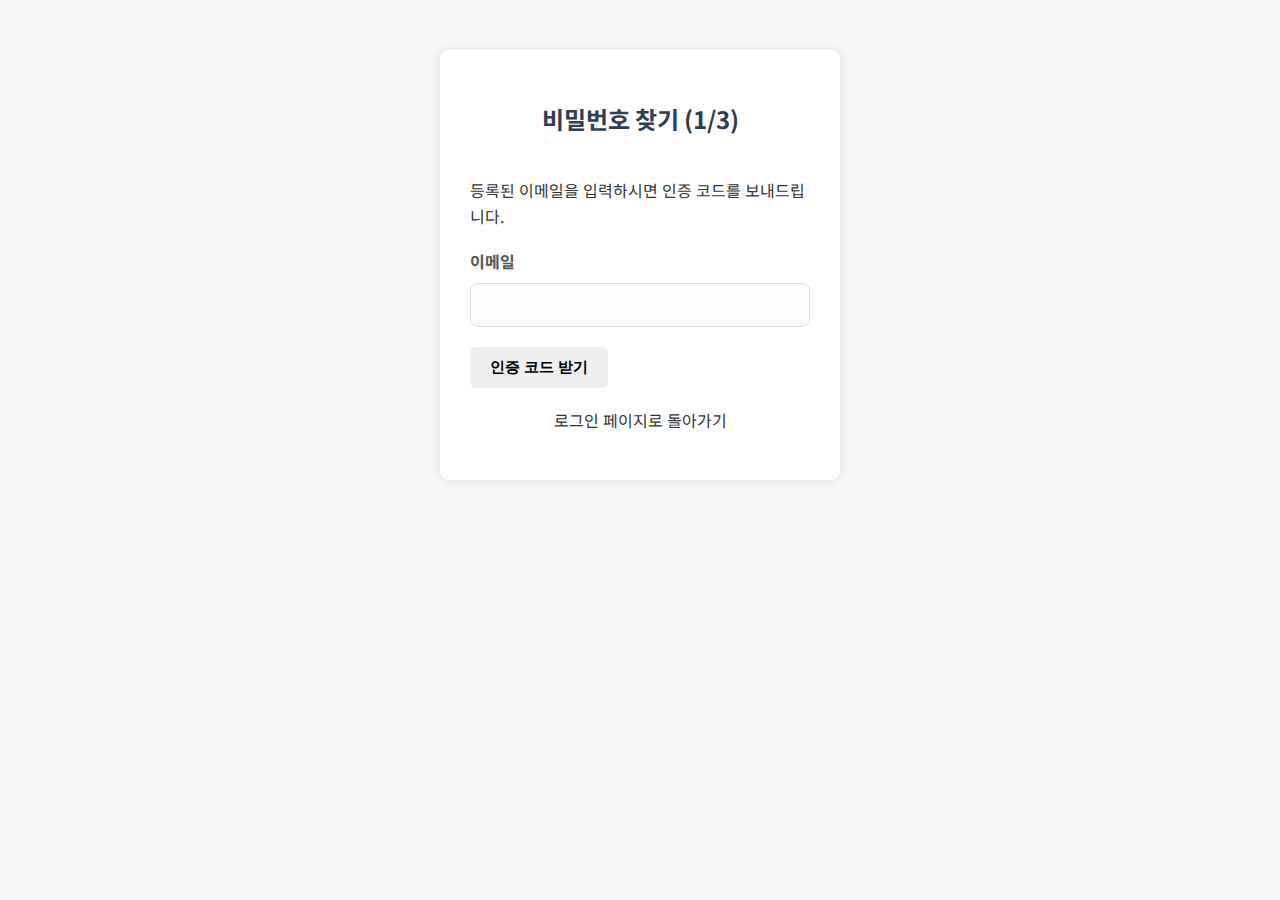
<file: wwwroot/pages/auth/forgot-password.html>
﻿<!DOCTYPE html>
<html>
<head>
    <meta charset="utf-8" />
    <meta name="viewport" content="width=device-width, initial-scale=1.0">
    <title>비밀번호 찾기/재설정</title>
    <link rel="stylesheet" href="../../css/style.css">
    <style>
        /* UI 스타일은 기존 login/signup 컨테이너 스타일을 재사용 */
        .auth-container {
            background: #fff;
            padding: 30px;
            border-radius: 8px;
            box-shadow: 0 0 10px rgba(0, 0, 0, 0.1);
            width: 400px;
            margin: 50px auto;
        }

        .step-content {
            margin-top: 20px;
        }

        .input-group button {
            margin-top: 10px;
            width: 100%;
            padding: 10px;
        }

        .input-group input {
            width: 100%;
            box-sizing: border-box;
        }

        .status-message {
            color: green;
            font-weight: bold;
            margin-bottom: 15px;
        }
    </style>
</head>
<body>
    <div class="auth-container">
        <h2 id="step-title">비밀번호 찾기 (1/3)</h2>
        <p id="instruction">등록된 이메일을 입력하시면 인증 코드를 보내드립니다.</p>

        <div id="step-1" class="step-content">
            <form id="email-form">
                <div class="input-group">
                    <label for="email">이메일</label>
                    <input type="email" id="email" required>
                </div>
                <button type="submit" class="submit-button">인증 코드 받기</button>
            </form>
        </div>

        <div id="step-2" class="step-content" style="display: none;">
            <p class="status-message">이메일로 전송된 6자리 인증 코드를 입력하세요. (5분 유효)</p>
            <form id="code-form">
                <div class="input-group">
                    <label for="verification-code">인증 코드</label>
                    <input type="text" id="verification-code" required maxlength="6" pattern="\d{6}">
                </div>
                <button type="submit" class="submit-button">코드 확인</button>
            </form>
        </div>

        <div id="step-3" class="step-content" style="display: none;">
            <p class="status-message">인증이 완료되었습니다. 새 비밀번호를 설정해주세요.</p>
            <form id="reset-form">
                <div class="input-group">
                    <label for="new-password">새 비밀번호</label>
                    <input type="password" id="new-password" required minlength="6">
                </div>
                <div class="input-group">
                    <label for="confirm-new-password">새 비밀번호 확인</label>
                    <input type="password" id="confirm-new-password" required minlength="6">
                </div>
                <button type="submit" class="submit-button">재설정 완료</button>
            </form>
        </div>

        <p style="text-align: center; margin-top: 20px;"><a href="login.html">로그인 페이지로 돌아가기</a></p>
    </div>

    <script src="../../js/forgot-password-script.js"></script>
</body>
</html>
</file>
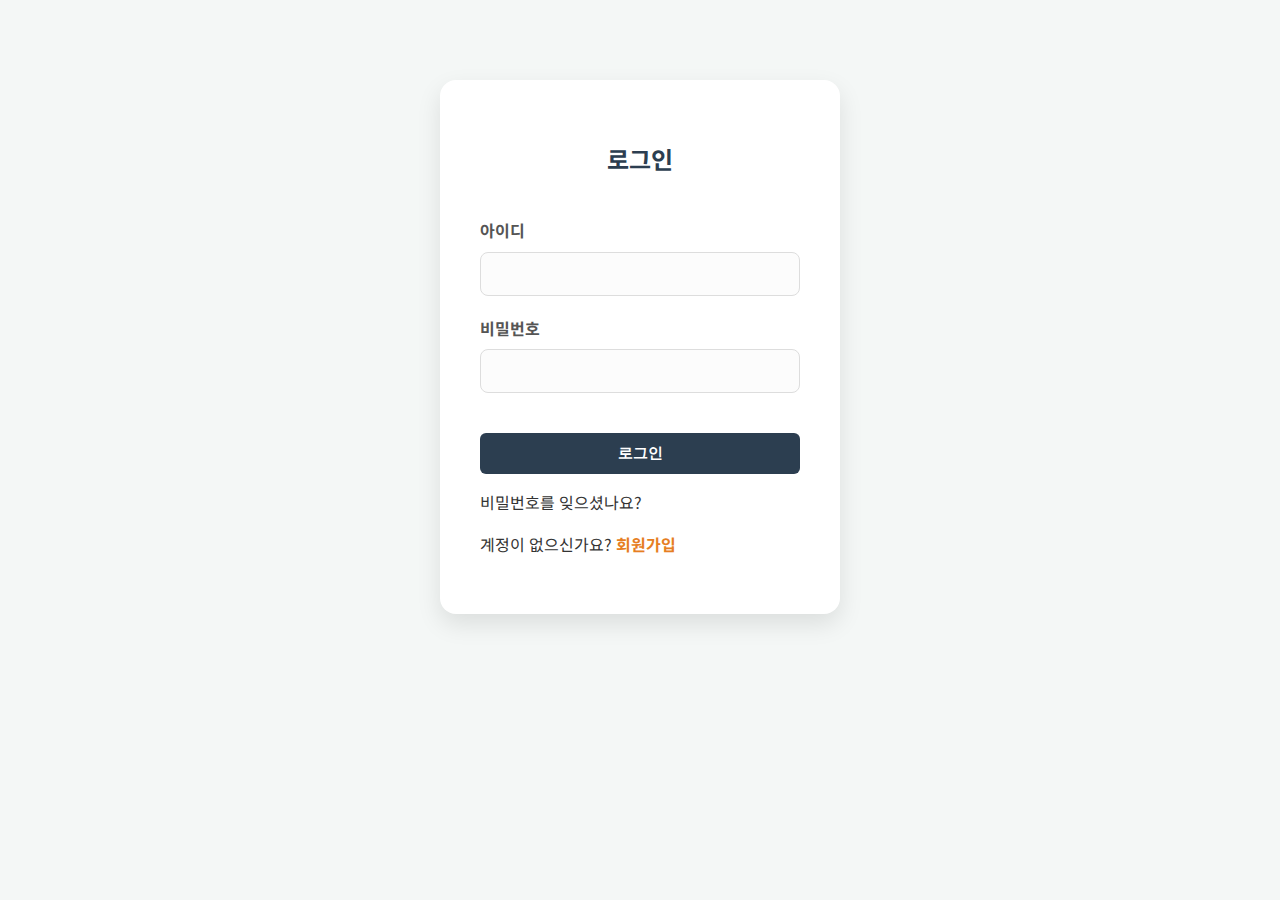
<file: wwwroot/pages/auth/login.html>
﻿<!DOCTYPE html>
<html lang="ko">
<head>
    <meta charset="UTF-8">
    <meta name="viewport" content="width=device-width, initial-scale=1.0">
    <title>로그인 - User System</title>
    <link rel="stylesheet" href="../../css/style.css">
</head>
<body>
    <div class="signup-container">
        <h2>로그인</h2>
        <form id="login-form">
            <div class="input-group">
                <label for="username">아이디</label>
                <input type="text" id="username" name="username" required>
            </div>

            <div class="input-group">
                <label for="password">비밀번호</label>
                <input type="password" id="password" name="password" required>
            </div>

            <button type="submit" id="login-btn" class="btn btn-primary" style="width:100%; margin-top:20px;">로그인</button>
        </form>

        <p class="auth-links">
            <a href="forgot-password.html">비밀번호를 잊으셨나요?</a>
        </p>
        <p class="login-link">
            계정이 없으신가요? <a href="register.html" style="color:#E67E22; font-weight:bold;">회원가입</a>
        </p>
    </div>

    <script src="../../js/login-script.js"></script>
</body>
</html>
</file>
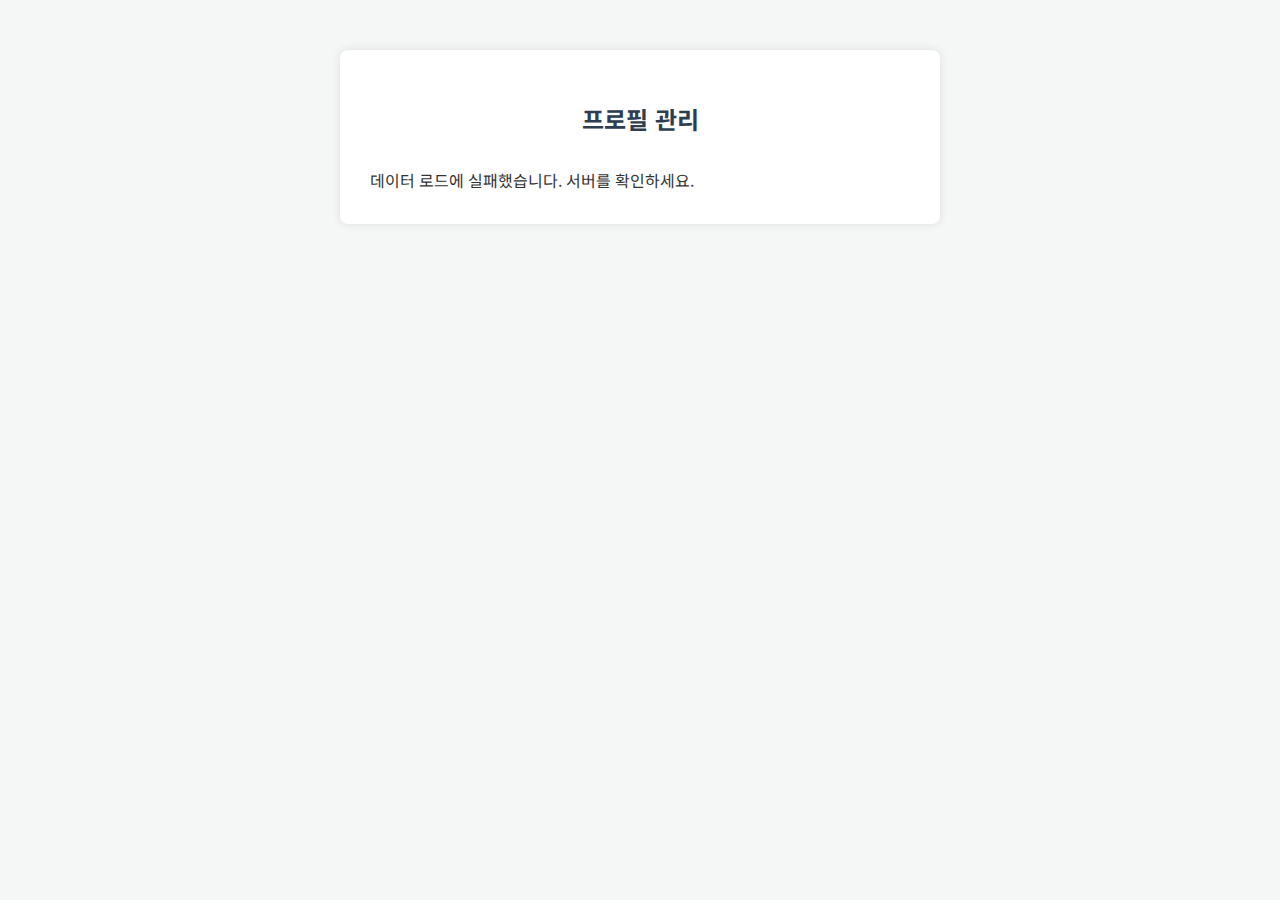
<file: wwwroot/pages/auth/profile.html>
﻿<!DOCTYPE html>
<html lang="ko">
<head>
    <meta charset="UTF-8">
    <meta name="viewport" content="width=device-width, initial-scale=1.0">
    <title>프로필 관리</title>
    <link rel="stylesheet" href="../../css/style.css">
    <style>
        .profile-container {
            width: 600px;
            margin: 50px auto;
            padding: 30px;
            background: white;
            border-radius: 8px;
            box-shadow: 0 0 10px rgba(0,0,0,0.1);
        }

            .profile-container h2 {
                text-align: center;
                margin-bottom: 30px;
            }

        .input-group label {
            display: block;
            margin-bottom: 5px;
            font-weight: bold;
        }

        .input-group input, .input-group select {
            width: 100%;
            padding: 10px;
            margin-bottom: 15px;
            border: 1px solid #ccc;
            border-radius: 4px;
            box-sizing: border-box;
        }

        .button-group button {
            padding: 10px 20px;
            background-color: #28a745;
            color: white;
            border: none;
            border-radius: 4px;
            cursor: pointer;
        }
    </style>
</head>
<body>
    <div class="profile-container">
        <h2>프로필 관리</h2>
        <div id="loading">프로필 정보를 불러오는 중입니다...</div>

        <form id="profile-form" style="display: none;">
            <div class="input-group">
                <label>아이디 (수정 불가)</label>
                <input type="text" id="username" readonly>
            </div>
            <div class="input-group">
                <label for="nickname">닉네임</label>
                <input type="text" id="nickname" required>
            </div>
            <div class="input-group">
                <label for="age">나이</label>
                <input type="number" id="age" min="10" max="100">
            </div>
            <div class="input-group">
                <label for="gender">성별</label>
                <select id="gender">
                    <option value="">선택</option>
                    <option value="Male">남성</option>
                    <option value="Female">여성</option>
                    <option value="Other">기타</option>
                </select>
            </div>
            <div class="input-group">
                <label for="preference">보드게임 취향 (추천용)</label>
                <input type="text" id="preference" placeholder="예: 전략, 파티, 추리">
            </div>

            <div class="button-group">
                <button type="submit">정보 수정 완료</button>
            </div>
            <button type="button" class="cancel-button" onclick="location.href='../../pages/auth/index.html'">메인으로</button>
        </form>
    </div>

    <script src="../../js/profile-script.js"></script>
</body>
</html>
</file>
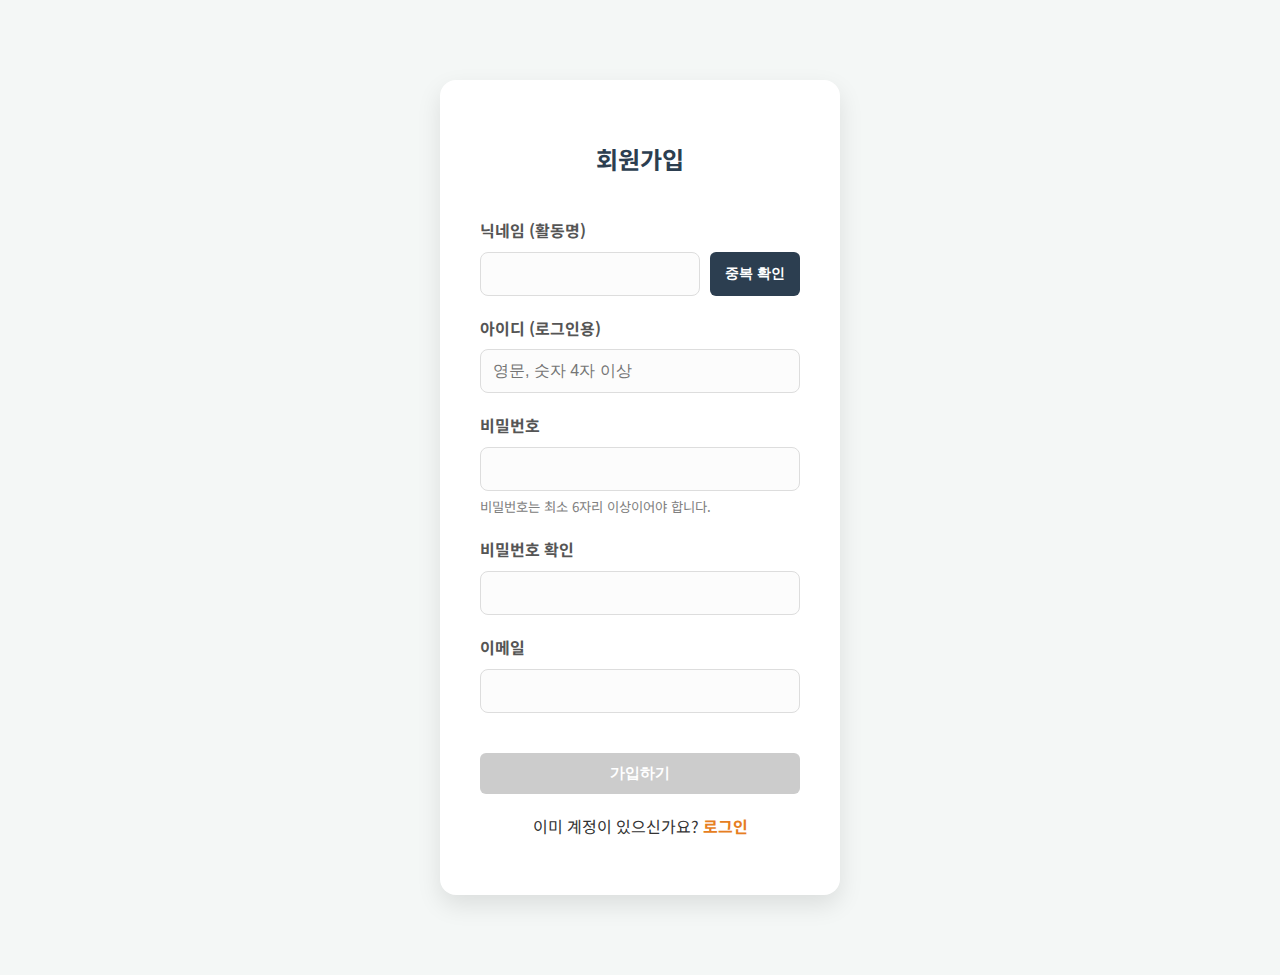
<file: wwwroot/pages/auth/register.html>
﻿<!DOCTYPE html>
<html lang="ko">
<head>
    <meta charset="UTF-8">
    <meta name="viewport" content="width=device-width, initial-scale=1.0">
    <title>회원가입 - User System</title>
    <link rel="stylesheet" href="../../css/style.css">
</head>
<body>
    <div class="signup-container">
        <h2>회원가입</h2>
        <form id="signup-form">
            <div class="input-group">
                <label for="nickname">닉네임 (활동명)</label>
                <div style="display:flex; gap:10px;">
                    <input type="text" id="nickname" name="nickname" required style="flex:1;">
                    <button type="button" id="check-nickname" class="btn btn-accent" style="width:auto; margin:0; padding:10px 15px; font-size:0.9em;">중복 확인</button>
                </div>
                <span id="nickname-status" class="status-message" style="display:block; margin-top:5px; font-size:0.9em;"></span>
            </div>

            <div class="input-group">
                <label for="username">아이디 (로그인용)</label>
                <input type="text" id="username" name="username" required minlength="4" placeholder="영문, 숫자 4자 이상">
            </div>

            <div class="input-group">
                <label for="password">비밀번호</label>
                <input type="password" id="password" name="password" required minlength="6">
                <small style="color: gray; display: block; margin-top: 5px;">
                    비밀번호는 최소 6자리 이상이어야 합니다.
                </small>
            </div>

            <div class="input-group">
                <label for="confirm-password">비밀번호 확인</label>
                <input type="password" id="confirm-password" name="confirm-password" required>
                <span id="password-match-status" class="status-message" style="font-size:0.9em;"></span>
            </div>

            <div class="input-group">
                <label for="email">이메일</label>
                <input type="email" id="email" name="email" required>
            </div>

            <button type="submit" id="submit-btn" class="btn btn-primary" style="width:100%; margin-top:20px;" disabled>가입하기</button>
        </form>

        <p class="login-link" style="text-align:center; margin-top:20px;">
            이미 계정이 있으신가요? <a href="login.html" style="color:#E67E22; font-weight:bold;">로그인</a>
        </p>
    </div>

    <script src="../../js/register-script.js"></script>
</body>
</html>
</file>
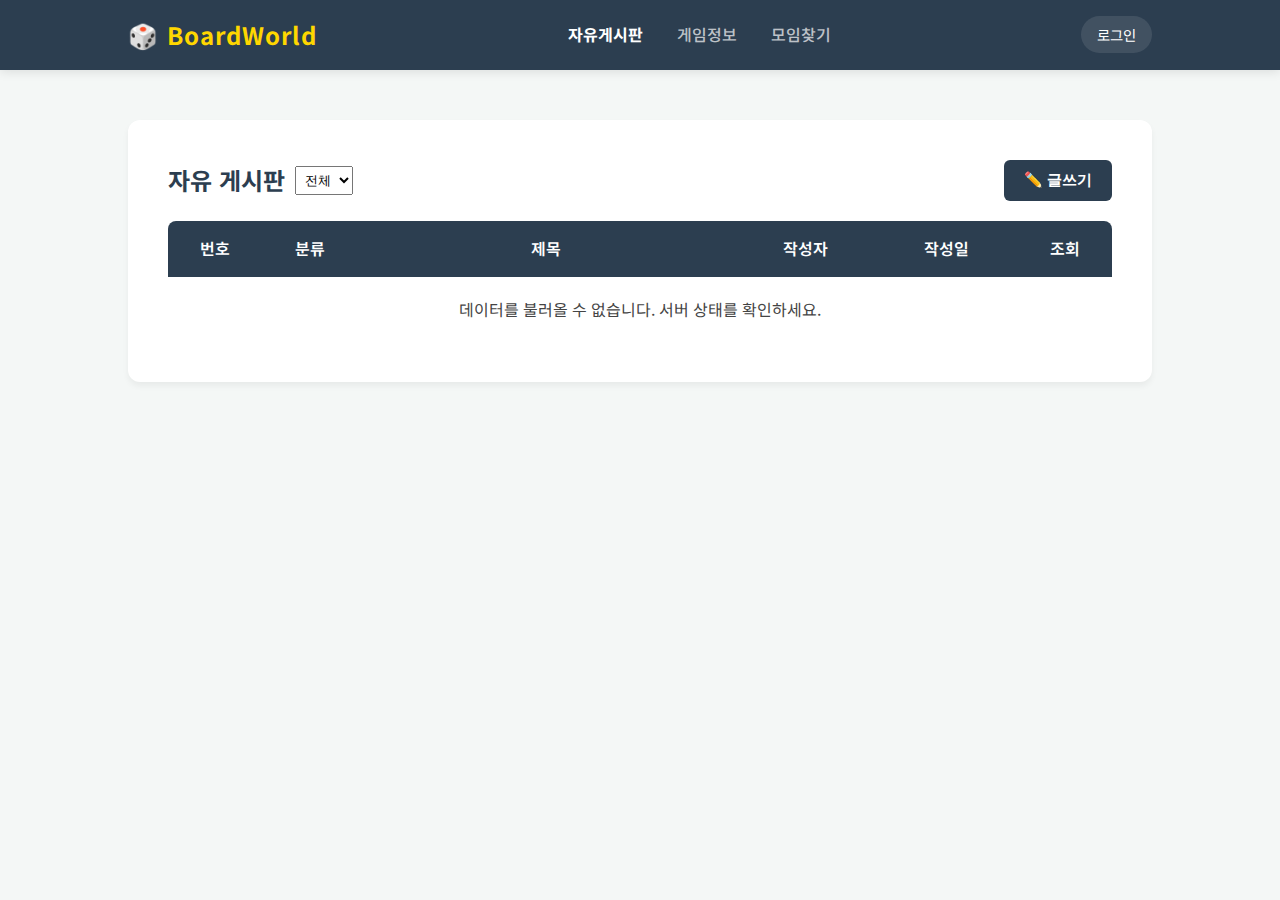
<file: wwwroot/pages/board/detail.html>
﻿<!DOCTYPE html>
<html>
<head>
    <meta charset="utf-8" />
    <meta name="viewport" content="width=device-width, initial-scale=1.0">
    <title id="post-title-tag">게시글 상세</title>
    <link rel="stylesheet" href="../../css/style.css">
    <style>
        body {
            display: block !important;
            margin: 0 !important;
            padding: 0 !important;
        }
        .detail-container {
            width: 900px; /* 고정 폭으로 설정하여 공간 확보 */
            margin: 50px auto;
            padding: 20px;
            border: 1px solid #ddd;
            border-radius: 8px;
            overflow: auto;
            clear: both;
        }

        .detail-header {
            border-bottom: 2px solid #333;
            padding-bottom: 10px;
            margin-bottom: 20px;
        }

        .detail-header h2 {
            margin: 0;
        }

        .post-info {
            display: flex;
            justify-content: space-between;
            font-size: 0.9em;
            color: #666;
        }
        .post-actions {
            /* 🚨 [추가] Flexbox를 사용하여 오른쪽 정렬 및 간격 확보 */
            display: flex;
            justify-content: flex-end; /* 내용을 오른쪽 끝으로 정렬 */
            gap: 10px; /* 버튼 사이 간격 추가 */
            padding: 10px 0; /* 상하 여백 추가 */
        }

        .post-actions button {
            /* 🚨 [추가] 버튼에 통일된 스타일 적용 */
            padding: 8px 15px;
            border: none;
            border-radius: 4px;
            cursor: pointer;
            font-weight: bold;
            text-decoration: none; /* 목록으로 버튼 등의 링크 스타일 제거 */
        }
        .detail-content {
            min-height: 200px;
            padding: 20px 0;
            border-bottom: 1px dashed #ccc;
            white-space: pre-wrap;
        }

        /* 댓글 섹션 전체를 게시글 본문 아래에 넓게 배치 */
        .comment-section {
            width: 900px;
            clear: both;
            margin-top: 30px;
            margin: 50px auto;
            padding-top: 20px;
            border-top: 1px solid #e0e0e0;
        }

        .comment-form-container {
            padding: 15px;
            background-color: #f9f9f9;
            border: 1px solid #eee;
            border-radius: 4px;
            margin-top: 15px;
        }

        /* 댓글 목록 스타일 */
        #comments-list {
            list-style: none;
            padding: 0;
            margin: 0;
        }

        #comments-list li {
            padding: 10px 0;
            border-bottom: 1px dashed #f0f0f0;
        }

        #comments-list li:last-child {
            border-bottom: none; /* 마지막 댓글 아래 점선 제거 */
        }
    </style>
</head>
<body>
    <div class="detail-container">
        <div id="loading">게시글 정보를 불러오는 중입니다...</div>

        <div id="post-detail" style="display: none;">
            <div class="detail-header">
                <h2 id="post-title"></h2>
                <div class="post-info">
                    <div>
                        <span id="post-category" style="font-weight: bold; color: #E67E22; margin-right: 10px;"></span>
                        | <span id="post-author" style="margin-left: 10px;"></span>
                    </div>

                    <div>
                        <span>작성일: <span id="post-created-at"></span></span>
                        | <span>조회수: <span id="post-views"></span></span>
                    </div>
                </div>
            </div>
            <div class="detail-content" id="post-content"></div>
        </div>
        <div class="post-actions" style="margin-top: 20px;">
            <button id="delete-button"
                    style="background-color: #dc3545; color: white; display: none;"
                    onclick="deletePost()">
                삭제
            </button>
            <button id="edit-button"
                    style="background-color: #ffc107; color: black; display: none;"
                    onclick="location.href='edit.html?id=' + getCurrentPostId()">
                수정
            </button>
            <button onclick="location.href='board.html'">목록으로</button>
        </div>
    </div>
    <div class="comment-section">
        <h3>댓글 (<span id="comment-count">0</span>)</h3>

        <ul id="comments-list" style="list-style: none; padding: 0;">
        </ul>

        <div class="comment-form-container">
            <h4>댓글 쓰기</h4>
            <form id="comment-form">
                <textarea id="comment-content" placeholder="댓글 내용을 입력하세요." required style="width: 100%; min-height: 80px;"></textarea>
                <button type="submit" class="submit-button" style="float: right;">등록</button>
                <div style="clear: both;"></div>
            </form>
        </div>
    </div>
    <script src="../../js/detail-script.js"></script>
</body>
</html>
</file>
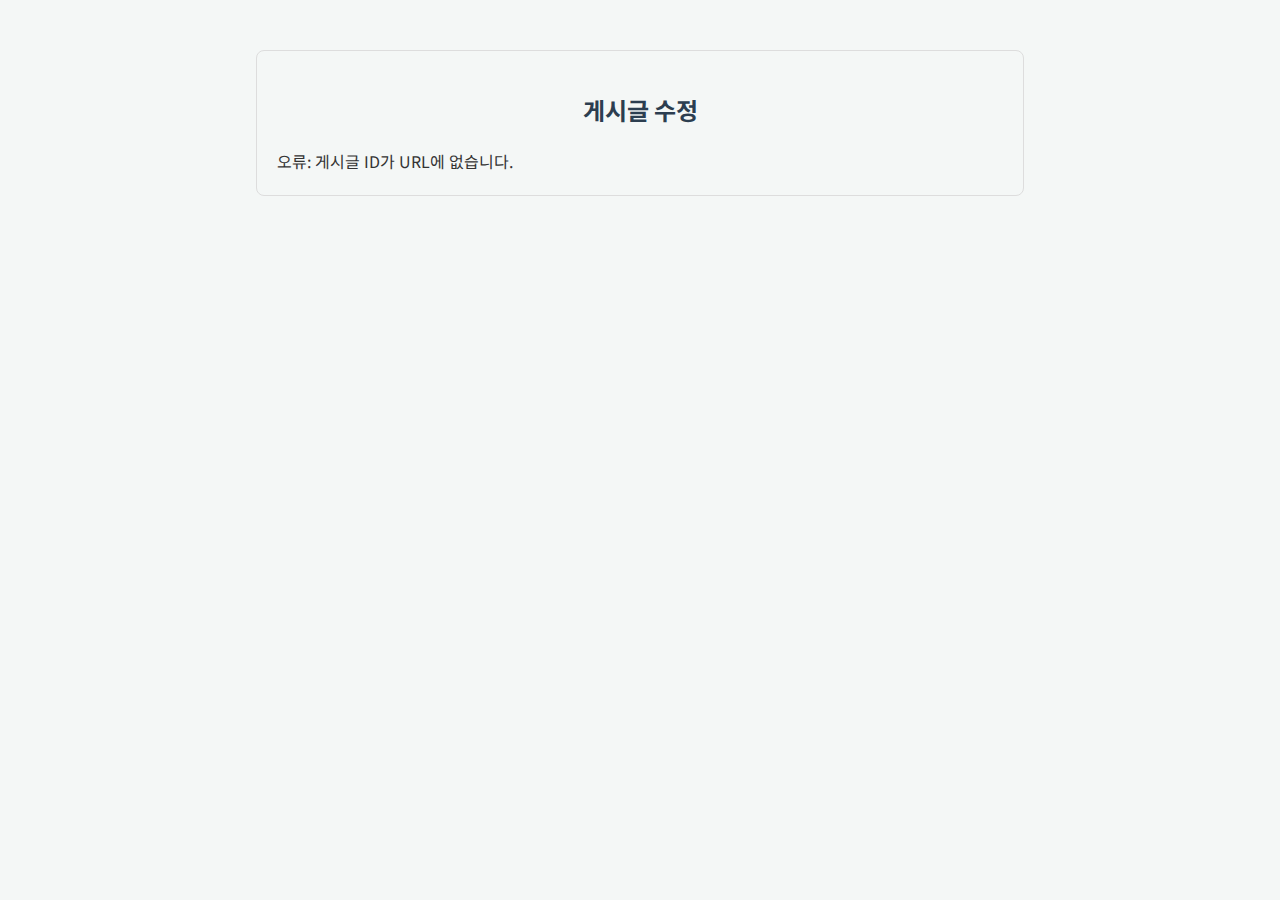
<file: wwwroot/pages/board/edit.html>
﻿<!DOCTYPE html>
<html>
<head>
    <meta charset="utf-8" />
    <meta name="viewport" content="width=device-width, initial-scale=1.0">
    <title id="edit-title-tag">게시글 수정</title>
    <link rel="stylesheet" href="../../css/style.css">
    <style>
        .edit-container {
            width: 60%;
            margin: 50px auto;
            padding: 20px;
            border: 1px solid #ddd;
            border-radius: 8px;
        }

            .edit-container h2 {
                text-align: center;
                margin-bottom: 20px;
            }

        .input-group label {
            display: block;
            margin-bottom: 5px;
            font-weight: bold;
        }

        .input-group input[type="text"], .input-group textarea {
            width: 100%;
            padding: 10px;
            margin-bottom: 15px;
            border: 1px solid #ccc;
            border-radius: 4px;
            box-sizing: border-box;
        }

        .input-group textarea {
            resize: vertical;
            min-height: 200px;
        }

        .button-group {
            text-align: right;
        }

            .button-group button {
                padding: 10px 20px;
                border: none;
                border-radius: 4px;
                cursor: pointer;
                margin-left: 10px;
            }

        .submit-button {
            background-color: #007bff;
            color: white;
        }

        .cancel-button {
            background-color: #6c757d;
            color: white;
        }
    </style>
</head>
<body>
    <div class="edit-container">
        <h2>게시글 수정</h2>
        <div id="loading">기존 게시글 정보를 불러오는 중...</div>

        <form id="edit-form" style="display: none;">
            <div class="input-group">
                <label for="title">제목</label>
                <input type="text" id="title" required>
            </div>
            <div class="input-group">
                <label for="content">내용</label>
                <textarea id="content" required></textarea>
            </div>
            <div class="button-group">
                <button type="submit" class="submit-button">수정 완료</button>
                <button type="button" class="cancel-button" onclick="location.href='detail.html?id=' + getPostIdFromUrl()">취소</button>
            </div>
        </form>
    </div>

    <script src="../../js/edit-script.js"></script>
</body>
</html>
</file>
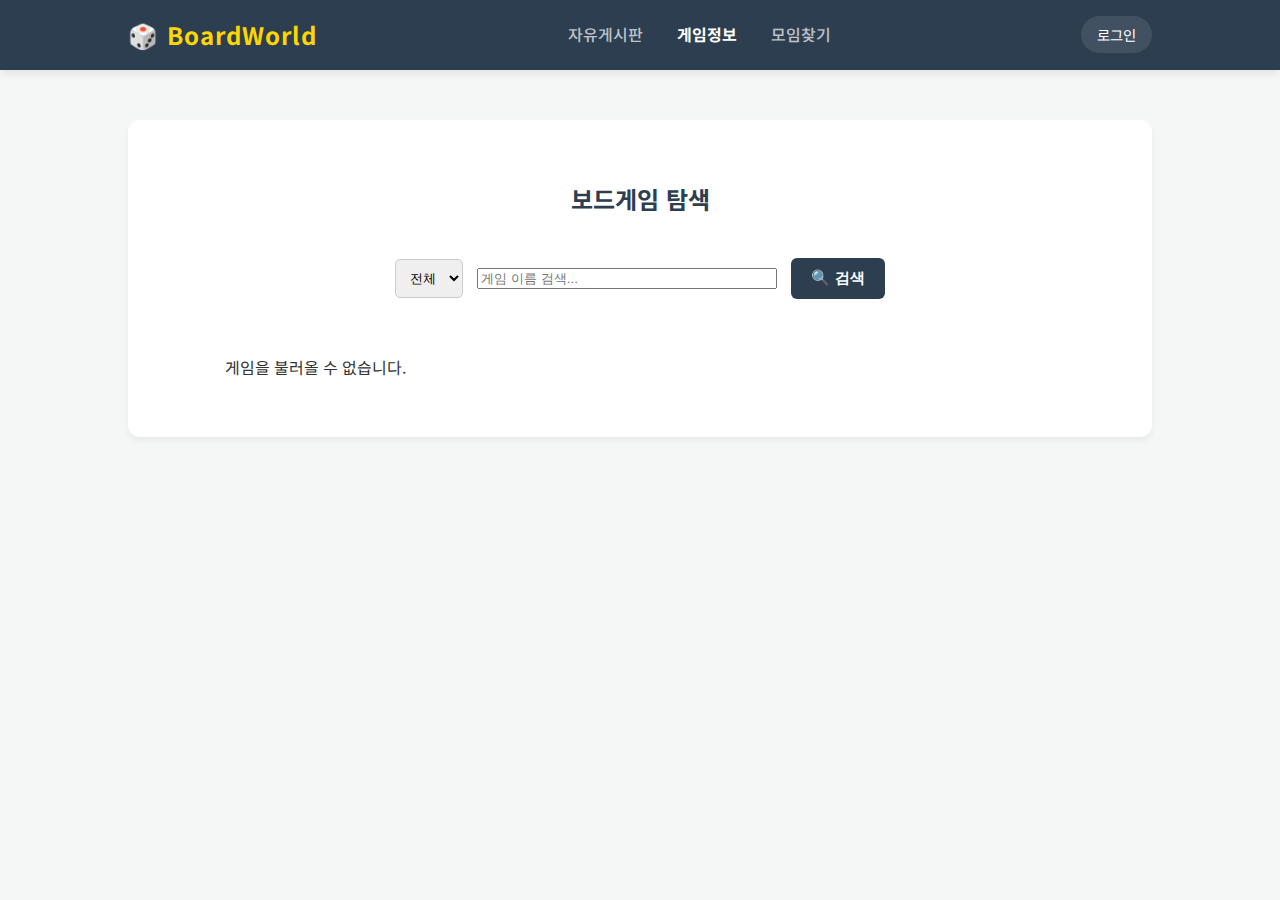
<file: wwwroot/pages/board/game-detail.html>
﻿<!DOCTYPE html>
<html lang="ko">
<head>
    <meta charset="UTF-8">
    <meta name="viewport" content="width=device-width, initial-scale=1.0">
    <meta name="referrer" content="no-referrer">
    <title>게임 상세 정보</title>
    <link rel="stylesheet" href="../../css/style.css">
    <style>
        .game-detail-container {
            width: 800px;
            margin: 50px auto;
        }

        /* 상단 게임 정보 섹션 (이미지 + 텍스트) */
        .game-header {
            display: flex;
            gap: 30px;
            margin-bottom: 40px;
        }

        .game-image {
            width: 300px;
            height: 300px;
            background-color: #eee;
            border-radius: 8px;
            overflow: hidden;
        }

            .game-image img {
                width: 100%;
                height: 100%;
                object-fit: cover;
            }

        .game-summary {
            flex: 1;
        }

            .game-summary h2 {
                margin: 0 0 10px 0;
                font-size: 2em;
            }

            .game-summary .eng-name {
                color: #888;
                margin-bottom: 20px;
                font-size: 1.1em;
            }

        .info-grid {
            display: grid;
            grid-template-columns: 1fr 1fr;
            gap: 10px;
            margin-bottom: 20px;
        }

        .info-item {
            font-size: 0.95em;
        }

        .info-label {
            font-weight: bold;
            color: #555;
        }

        .rating-box {
            font-size: 1.2em;
            font-weight: bold;
            color: #ff9800;
            margin-bottom: 20px;
        }

        .external-link-btn {
            display: inline-block;
            padding: 10px 20px;
            background-color: #007bff;
            color: white;
            text-decoration: none;
            border-radius: 4px;
            font-size: 0.9em;
        }

        /* 게임 설명 섹션 */
        .description-section {
            margin-bottom: 50px;
            line-height: 1.6;
        }

        /* 리뷰 섹션 */
        .review-section {
            border-top: 1px solid #eee;
            padding-top: 30px;
        }

        .review-list {
            list-style: none;
            padding: 0;
        }

        .review-item {
            border-bottom: 1px dashed #eee;
            padding: 15px 0;
        }

        .review-header {
            display: flex;
            justify-content: space-between;
            margin-bottom: 5px;
            font-size: 0.9em;
            color: #666;
        }

        .review-rating {
            color: #ff9800;
            font-weight: bold;
        }

        /* 리뷰 작성 폼 */
        .review-form {
            background: #f9f9f9;
            padding: 20px;
            border-radius: 8px;
            margin-top: 20px;
        }

            .review-form select, .review-form textarea {
                width: 100%;
                margin-bottom: 10px;
                padding: 8px;
                border: 1px solid #ddd;
                border-radius: 4px;
            }

            .review-form button {
                width: 100%;
                padding: 10px;
                background-color: #28a745;
                color: white;
                border: none;
                border-radius: 4px;
                cursor: pointer;
            }
    </style>
</head>
<body>
    <div class="game-detail-container">
        <div id="loading">정보를 불러오는 중...</div>

        <div id="game-content" style="display: none;">
            <div class="game-header">
                <div class="game-image" id="game-img-container"></div>
                <div class="game-summary">
                    <h2 id="game-name-ko"></h2>
                    <div id="game-name-en" class="eng-name"></div>

                    <div class="rating-box">★ <span id="game-rating">0.0</span></div>

                    <div class="info-grid">
                        <div class="info-item"><span class="info-label">카테고리:</span> <span id="game-category"></span></div>
                        <div class="info-item"><span class="info-label">인원:</span> <span id="game-players"></span>명</div>
                        <div class="info-item"><span class="info-label">플레이 시간:</span> <span id="game-time"></span>분</div>
                        <div class="info-item"><span class="info-label">난이도:</span> <span id="game-difficulty"></span> / 5.0</div>
                        <div class="info-item"><span class="info-label">디자이너:</span> <span id="game-designer"></span></div>
                    </div>

                    <a href="#" id="game-external-link" class="external-link-btn" target="_blank">더 보기 (외부 링크)</a>
                </div>
            </div>

            <div class="description-section">
                <h3>게임 소개</h3>
                <p id="game-description"></p>
            </div>

            <div class="review-section">
                <h3>리뷰</h3>
                <ul id="review-list" class="review-list">
                </ul>

                <div class="review-form">
                    <h4>리뷰 남기기</h4>
                    <select id="review-rating">
                        <option value="5">★ 5점 (최고!)</option>
                        <option value="4">★ 4점 (재밌어요)</option>
                        <option value="3">★ 3점 (보통이에요)</option>
                        <option value="2">★ 2점 (별로예요)</option>
                        <option value="1">★ 1점 (최악이에요)</option>
                    </select>
                    <textarea id="review-content" placeholder="이 게임에 대한 솔직한 평가를 남겨주세요." rows="3"></textarea>
                    <button type="button" onclick="alert('아직 리뷰 작성 API가 구현되지 않았습니다.')">등록</button>
                </div>
            </div>
        </div>

        <button onclick="location.href='games.html'" style="margin-top: 20px;">목록으로</button>
    </div>

    <script src="../../js/game-detail-script.js"></script>
</body>
</html>
</file>
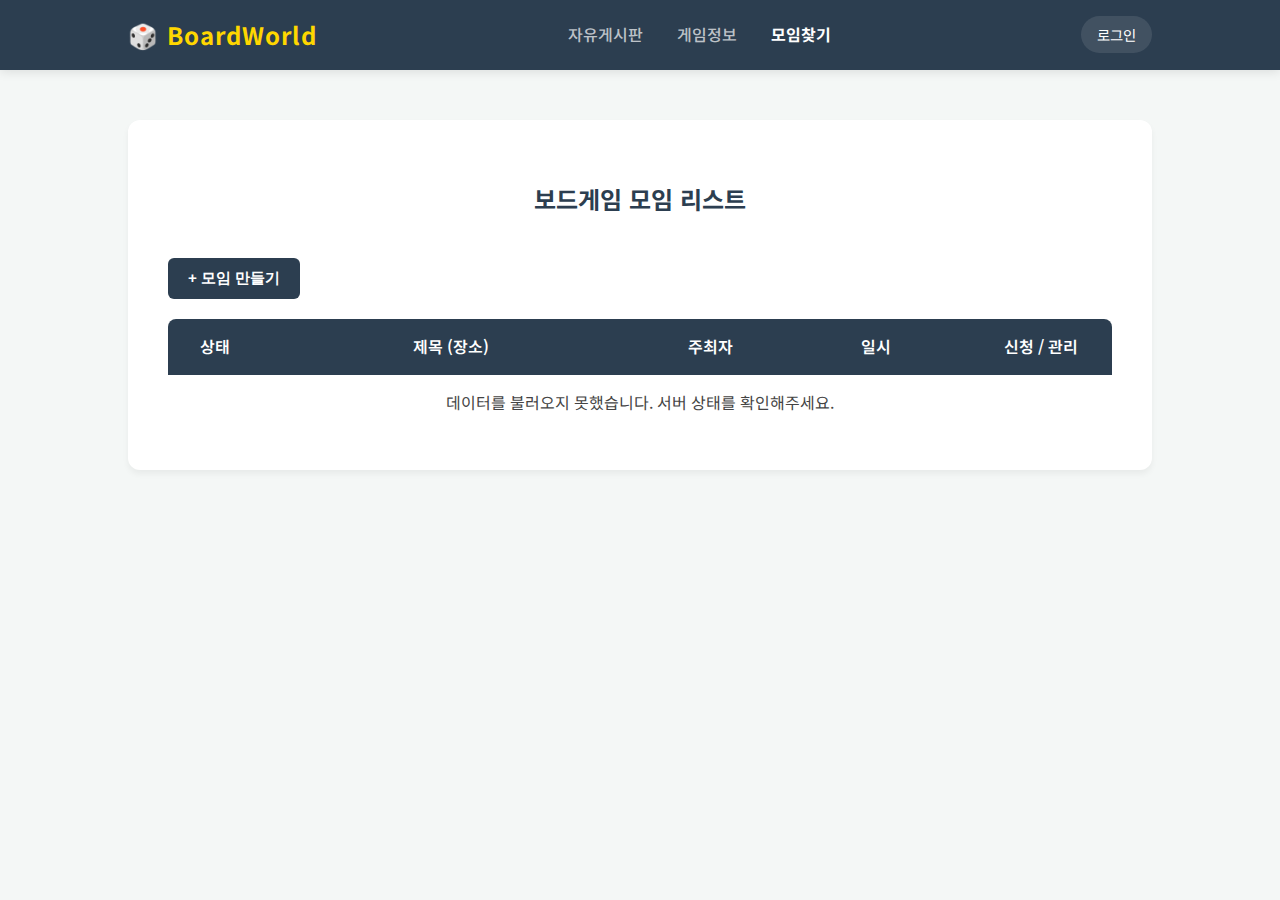
<file: wwwroot/pages/board/meetings.html>
﻿<!DOCTYPE html>
<html lang="ko">
<head>
    <meta charset="UTF-8">
    <meta name="viewport" content="width=device-width, initial-scale=1.0">
    <title>모임 찾기</title>
    <link rel="stylesheet" href="../../css/style.css">
</head>
<body>
    <header>
        <a href="../../pages/auth/index.html" style="text-decoration: none;">
            <div class="logo">🎲 BoardWorld</div>
        </a>
        <nav>
            <a href="../../pages/board/board.html">자유게시판</a>
            <a href="../../pages/board/games.html">게임정보</a>
            <a href="../../pages/board/meetings.html" class="active">모임찾기</a>
        </nav>
        <div id="user-profile">
            <a href="../../pages/auth/login.html" class="auth-btn">로그인</a>
        </div>
    </header>

    <div class="meeting-container">
        <div class="header-area">
            <h2>보드게임 모임 리스트</h2>
            <button id="toggle-btn" class="btn btn-primary">
                + 모임 만들기
            </button>
        </div>

        <div id="create-form-container" style="display: none;">
            <h3 style="border-bottom:1px solid #ddd; padding-bottom:10px;">새 모임 만들기</h3>
            <form id="create-meeting-form">
                <div class="input-group">
                    <label>모임 제목</label>
                    <input type="text" id="title" placeholder="예: 강남역 카탄 하실 분!" required>
                </div>
                <div style="display:flex; gap:20px;">
                    <div class="input-group" style="flex:1;">
                        <label>장소</label>
                        <input type="text" id="location" placeholder="예: 레드버튼 강남점" required>
                    </div>
                    <div class="input-group" style="flex:1;">
                        <label>일시</label>
                        <input type="datetime-local" id="meeting-time" required>
                    </div>
                    <div class="input-group" style="flex:1;">
                        <label>최대 인원</label>
                        <input type="number" id="max-participants" min="2" value="4" required>
                    </div>
                </div>
                <div style="text-align:right;">
                    <button type="submit" class="btn btn-primary">등록하기</button>
                </div>
            </form>
        </div>

        <table class="meeting-table">
            <thead>
                <tr>
                    <th style="width: 10%;">상태</th>
                    <th style="width: 40%;">제목 (장소)</th>
                    <th style="width: 15%;">주최자</th>
                    <th style="width: 20%;">일시</th>
                    <th style="width: 15%;">신청 / 관리</th>
                </tr>
            </thead>
            <tbody id="meeting-list-body">
                <tr><td colspan="5">모임을 불러오는 중...</td></tr>
            </tbody>
        </table>
    </div>

    <script src="../../js/meetings-script.js"></script>
</body>
</html>
</file>
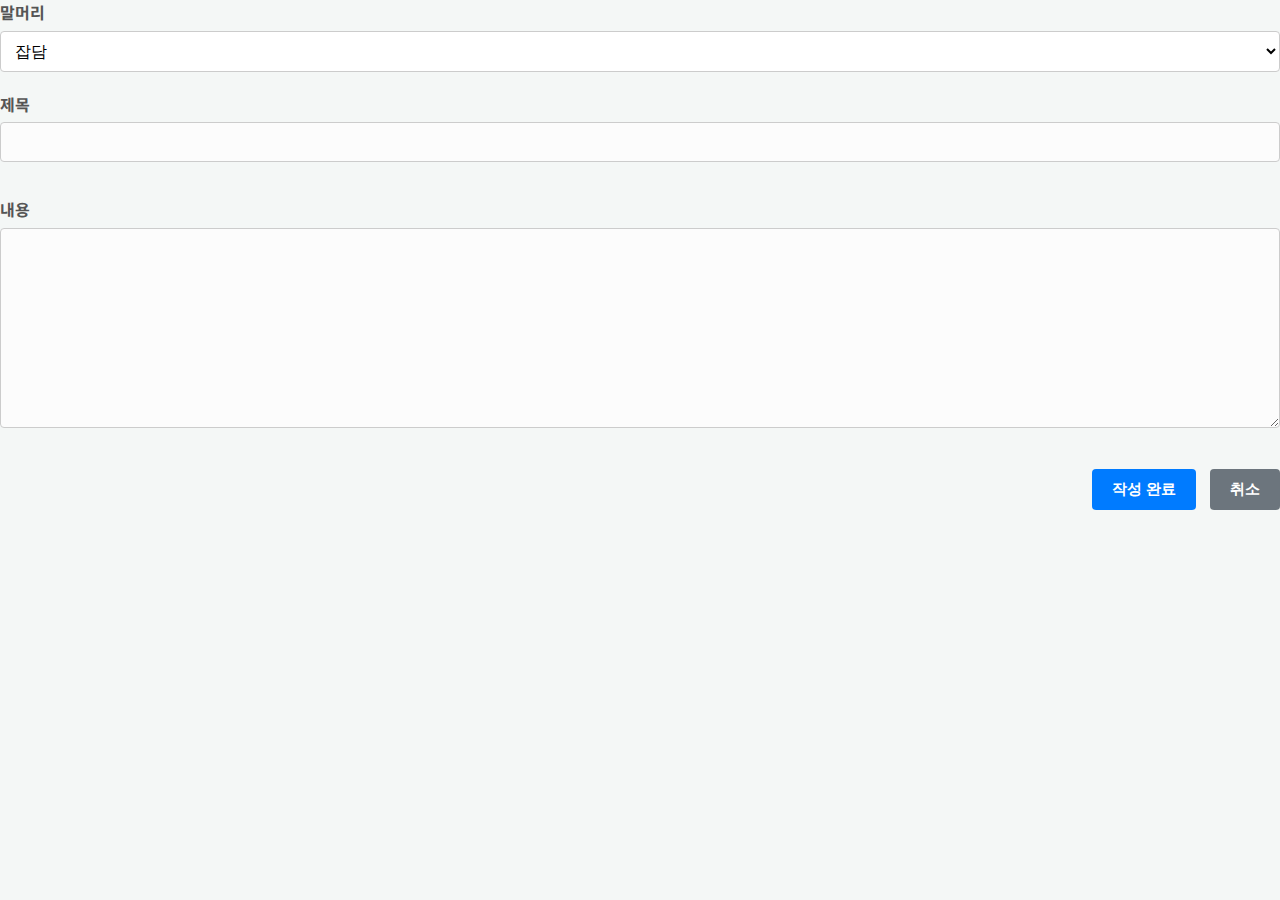
<file: wwwroot/pages/board/write.html>
﻿<!DOCTYPE html>
<html>
<head>
    <meta charset="utf-8" />
    <meta name="viewport" content="width=device-width, initial-scale=1.0">
    <title>게시글 작성</title>
    <link rel="stylesheet" href="../../css/style.css">
    <style>
        .write-container {
            width: 60%;
            margin: 50px auto;
            padding: 20px;
            border: 1px solid #ddd;
            border-radius: 8px;
        }
        .write-container h2 {
            text-align: center;
            margin-bottom: 20px;
        }

        .input-group label {
            display: block;
            margin-bottom: 5px;
            font-weight: bold;
        }

        .input-group input[type="text"], .input-group textarea {
            width: 100%;
            padding: 10px;
            margin-bottom: 15px;
            border: 1px solid #ccc;
            border-radius: 4px;
            box-sizing: border-box;
        }

        .input-group textarea {
            resize: vertical;
            min-height: 200px;
        }

        .button-group {
            text-align: right;
        }

            .button-group button {
                padding: 10px 20px;
                border: none;
                border-radius: 4px;
                cursor: pointer;
                margin-left: 10px;
            }

        .submit-button {
            background-color: #007bff;
            color: white;
        }

        .cancel-button {
            background-color: #6c757d;
            color: white;
        }
    </style>
</head>
<body>
    <form id="post-form">

    <div class="input-group">
        <label for="category">말머리</label>
        <select id="category" style="width: 100%; padding: 10px; border: 1px solid #ccc; border-radius: 4px; background: #fff;">
            <option value="잡담">잡담</option>
            <option value="질문">질문</option>
            <option value="후기">후기</option>
            <option value="정보">정보</option>
        </select>
    </div>
    <div class="input-group">
        <label for="title">제목</label>
        <input type="text" id="title" required>
    </div>

    <div class="input-group">
        <label for="content">내용</label>
        <textarea id="content" required></textarea>
    </div>

    <div class="button-group">
        <button type="submit" class="submit-button">작성 완료</button>
        <button type="button" class="cancel-button" onclick="location.href='board.html'">취소</button>
    </div>
    </form>

    <script src="../../js/write-script.js"></script>
</body>
</html>
</file>
<file: wwwroot/css/style.css>
﻿/* wwwroot/css/style.css */

/* =========================================
    1. 기본 설정 (변수 정의)
    ========================================= */
@import url('https://fonts.googleapis.com/css2?family=Noto+Sans+KR:wght@300;400;500;700&display=swap');

:root {
    --bg-color: #F4F7F6;
    --text-color: #333333;
    --primary-color: #2C3E50; /* 딥 네이비 (메인 테마) */
    --accent-color: #E67E22; /* 오렌지 (포인트/버튼) */
    --white-color: #FFFFFF;
    --success-color: #27ae60; /* 초록 (완료/참가) */
    --danger-color: #c0392b; /* 빨강 (삭제/취소) */
    --gray-color: #95a5a6;
    --shadow-soft: 0 4px 6px rgba(0, 0, 0, 0.05);
}

* {
    box-sizing: border-box;
}

body {
    font-family: 'Noto Sans KR', sans-serif;
    background-color: var(--bg-color);
    color: var(--text-color);
    margin: 0;
    padding: 0;
    line-height: 1.6;
}

a {
    text-decoration: none;
    color: inherit;
    transition: color 0.2s;
}

ul {
    list-style: none;
    padding: 0;
    margin: 0;
}

/* =========================================
    2. 공통 헤더 (네비게이션)
    ========================================= */
header {
    background-color: var(--primary-color);
    color: var(--white-color);
    padding: 0 10%; /* 좌우 여백 확보 */
    height: 70px;
    display: flex;
    justify-content: space-between;
    align-items: center;
    box-shadow: 0 2px 10px rgba(0,0,0,0.1);
    position: sticky;
    top: 0;
    z-index: 1000;
}

.logo {
    font-size: 1.5rem;
    font-weight: 700;
    color: #FFD700; /* 로고 강조색 */
    letter-spacing: 1px;
}
/* 로고를 감싼 <a> 태그의 스타일 정리 */
header a .logo {
    color: #FFD700; /* 링크를 감싸도 로고 색상 유지 */
}

header nav a {
    color: rgba(255, 255, 255, 0.7);
    margin: 0 15px;
    font-weight: 500;
    font-size: 1rem;
    transition: color 0.3s;
}

    header nav a:hover, header nav a.active {
        color: var(--white-color);
        font-weight: 700;
    }

.auth-btn {
    font-size: 0.9rem;
    color: var(--white-color);
    background-color: rgba(255,255,255,0.1);
    padding: 8px 16px;
    border-radius: 20px;
    transition: background 0.3s;
}

    .auth-btn:hover {
        background-color: var(--accent-color);
    }

/* =========================================
    3. 컨테이너 & 버튼 & 폼 (재사용 가능 요소)
    ========================================= */
.container, .section-container, .board-container, .game-container, .meeting-container {
    width: 80%;
    max-width: 1200px;
    margin: 50px auto;
    background: var(--white-color);
    border-radius: 12px;
    padding: 40px;
    box-shadow: var(--shadow-soft);
}

h2 {
    text-align: center;
    color: var(--primary-color);
    margin-bottom: 40px;
    font-weight: 700;
}

/* 버튼 스타일 통일 */
button, .btn {
    padding: 10px 20px;
    border: none;
    border-radius: 6px;
    font-size: 0.95rem;
    font-weight: 600;
    cursor: pointer;
    transition: all 0.2s;
    display: inline-block;
}

.btn-primary {
    background-color: var(--primary-color);
    color: white;
}

    .btn-primary:hover {
        background-color: #1a252f;
        transform: translateY(-2px);
    }

.btn-accent {
    background-color: var(--accent-color);
    color: white;
}

    .btn-accent:hover {
        background-color: #d35400;
        transform: translateY(-2px);
    }

/* 입력창 스타일 */
.input-group {
    margin-bottom: 20px;
}

    .input-group label {
        display: block;
        margin-bottom: 8px;
        font-weight: bold;
        color: #555;
    }

    .input-group input, .input-group textarea, .input-group select {
        width: 100%;
        padding: 12px;
        border: 1px solid #ddd;
        border-radius: 8px;
        font-size: 1rem;
        background-color: #fcfcfc;
    }

        .input-group input:focus {
            border-color: var(--accent-color);
            outline: none;
        }

/* =========================================
    4. 게시판 & 모임 테이블 스타일
    ========================================= */
table {
    width: 100%;
    border-collapse: separate;
    border-spacing: 0;
    margin-top: 20px;
    border-radius: 8px;
    overflow: hidden; /* 모서리 둥글게 */
}

th {
    background-color: var(--primary-color);
    color: white;
    font-weight: 600;
    padding: 15px;
    text-align: center;
}

td {
    padding: 15px;
    border-bottom: 1px solid #eee;
    color: #444;
    text-align: center;
    vertical-align: middle;
}

tr:last-child td {
    border-bottom: none;
}

tr:hover td {
    background-color: #f8f9fa;
}

td.title-cell {
    text-align: left;
    padding-left: 20px;
}

    td.title-cell a {
        font-weight: 600;
        color: #2c3e50;
    }

        td.title-cell a:hover {
            color: var(--accent-color);
            text-decoration: underline;
        }

/* 모임 리스트 전용 뱃지 */
.badge-open {
    color: var(--success-color);
    font-weight: bold;
    background: #e8f5e9;
    padding: 4px 8px;
    border-radius: 4px;
}

.badge-close {
    color: var(--danger-color);
    font-weight: bold;
    background: #fce4ec;
    padding: 4px 8px;
    border-radius: 4px;
}

/* =========================================
    5. 게임 정보 (그리드 카드)
    ========================================= */
.game-grid {
    display: grid;
    grid-template-columns: repeat(auto-fill, minmax(260px, 1fr));
    gap: 30px;
}

.game-card {
    background: white;
    border: 1px solid #eee;
    border-radius: 12px;
    overflow: hidden;
    cursor: pointer;
    transition: transform 0.2s, box-shadow 0.2s;
}

    .game-card:hover {
        transform: translateY(-5px);
        box-shadow: 0 10px 20px rgba(0,0,0,0.1);
        border-color: var(--accent-color);
    }

    .game-card img {
        width: 100%;
        height: 220px;
        object-fit: cover;
    }

.game-info {
    padding: 20px;
}

.game-title {
    font-size: 1.1em;
    font-weight: bold;
    margin: 0 0 10px;
    color: var(--primary-color);
}

.rating-badge {
    background-color: #ffc107;
    padding: 3px 6px;
    border-radius: 4px;
    font-weight: bold;
    font-size: 0.85em;
}

/* =========================================
    6. 로그인/회원가입 박스
    ========================================= */
.signup-container, .auth-container {
    width: 400px;
    margin: 80px auto;
    padding: 40px;
    background: white;
    border-radius: 16px;
    box-shadow: 0 10px 25px rgba(0,0,0,0.1);
}

    .signup-container button {
        width: 100%;
        margin-top: 20px;
        background-color: var(--primary-color);
    }

        .signup-container button:hover {
            background-color: var(--accent-color);
        }

/* =========================================
    7. 상세 페이지 버튼 스타일
    ========================================= */
.post-actions {
    display: flex;
    justify-content: flex-end; /* 오른쪽 정렬 */
    gap: 10px;
    padding: 10px 0;
    margin-top: 20px;
}

    .post-actions button {
        padding: 10px 15px;
        border: none;
        border-radius: 6px;
        font-weight: 600;
        cursor: pointer;
    }

    .post-actions #delete-button {
        background-color: var(--danger-color);
        color: white;
    }

    .post-actions #edit-button {
        background-color: #ffc107;
        color: var(--text-color);
    }
</file>
